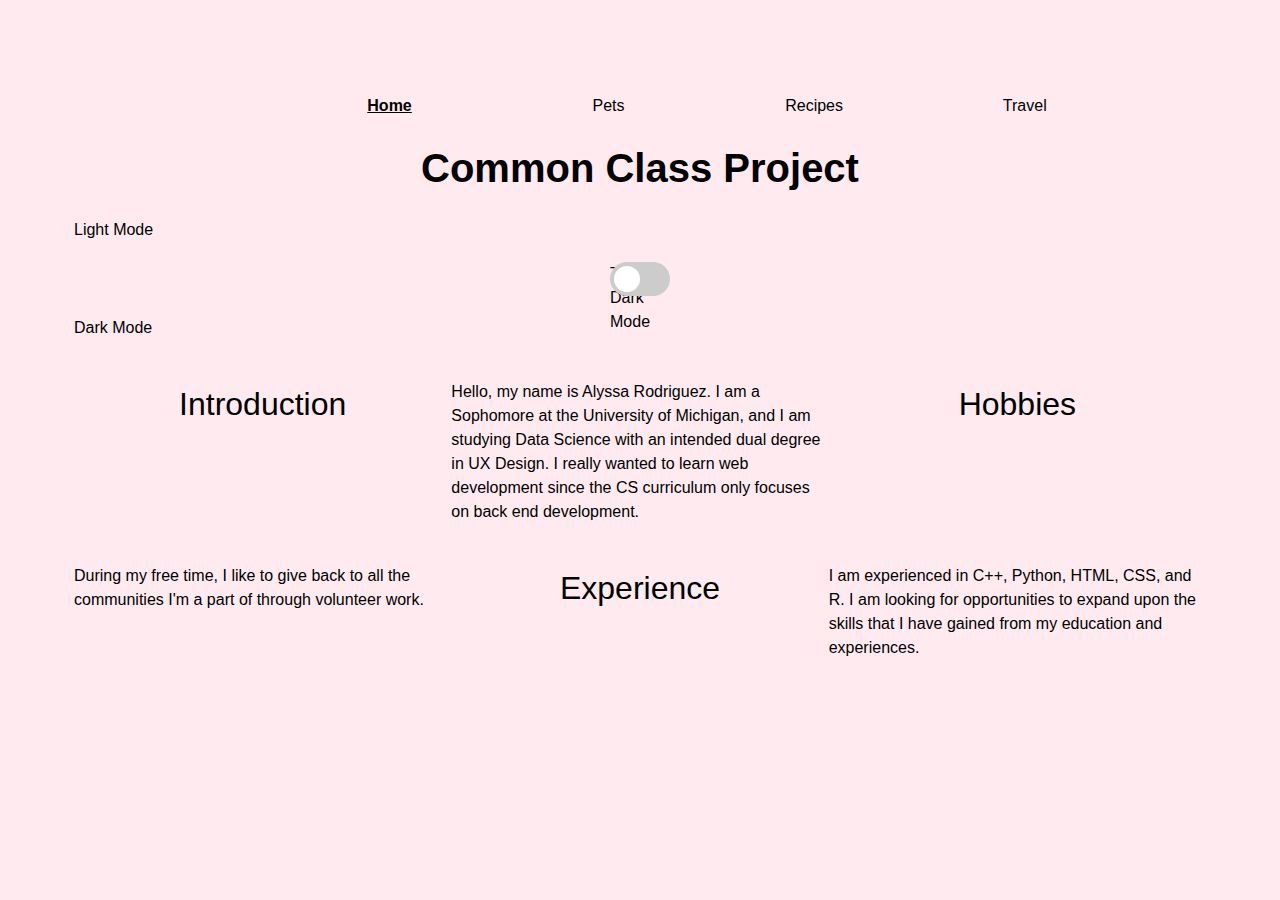
<file: index.html>
<!DOCTYPE html>
<html lang="en">
<head>
    <meta charset="UTF-8">
    <meta name="viewport" content="width=device-width, initial-scale=1.0">
    <link rel="stylesheet" href="css/html5reset.css">
    <link rel="stylesheet" href="css/style.css">
    <title>Home</title>
</head>
<body class="light-mode">
    <header>
        <a class="skip" href="#main">Skip to Main Content</a>
        <nav>
            <ul>
                <li><a class="active" href="index.html">Home</a></li>
                <li><a href="pets.html">Pets</a></li>
                <li><a href="recipes.html">Recipes</a></li>
                <li><a href="travel.html">Travel</a></li>
            </ul>
        </nav>
        <h1>Common Class Project</h1>
    </header>
    <main id="main">
        <div class="toggle">
            <p>Light Mode</p>
            <div class="theme-switch-wrapper">
                <label class="theme-switch" for="checkbox">
                    Toggle Dark Mode
                    <input type="checkbox" id="checkbox" aria-label="Toggle Dark Mode">
                    <span class="slider round"></span>
                </label>
            </div>
            <p>Dark Mode</p>
        </div>
        <section class="info">
            <h2>Introduction</h2>
            <p>Hello, my name is Alyssa Rodriguez. I am a Sophomore at the University of Michigan, and I am studying Data Science with an intended dual degree in UX Design. I really wanted to learn web development since the CS curriculum only focuses on back end development.</p>
            <h2>Hobbies</h2>
            <p>During my free time, I like to give back to all the communities I'm a part of through volunteer work.</p>
            <h2>Experience</h2>
            <p>I am experienced in C++, Python, HTML, CSS, and R. I am looking for opportunities to expand upon the skills that I have gained from my education and experiences.</p>
        </section>
    </main>
    <script src="js/script.js"></script>
</body>
</html>
</file>
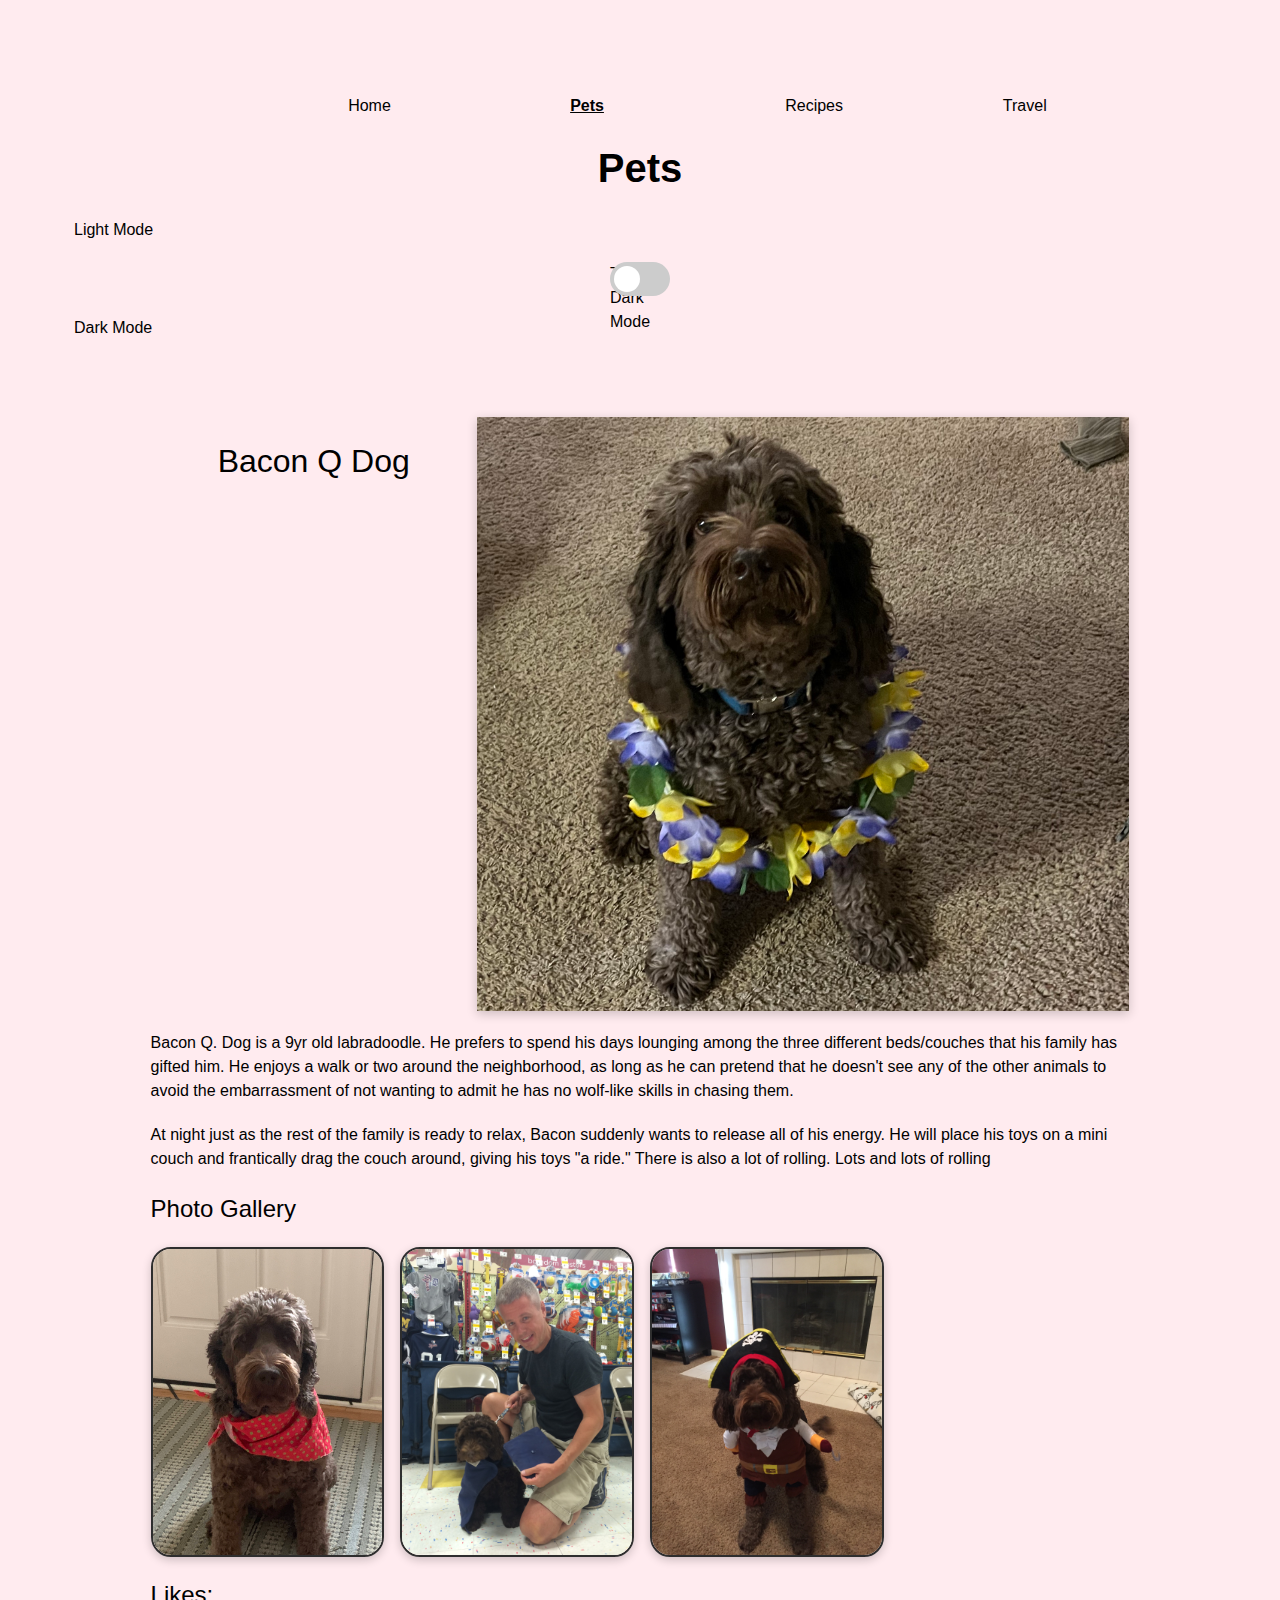
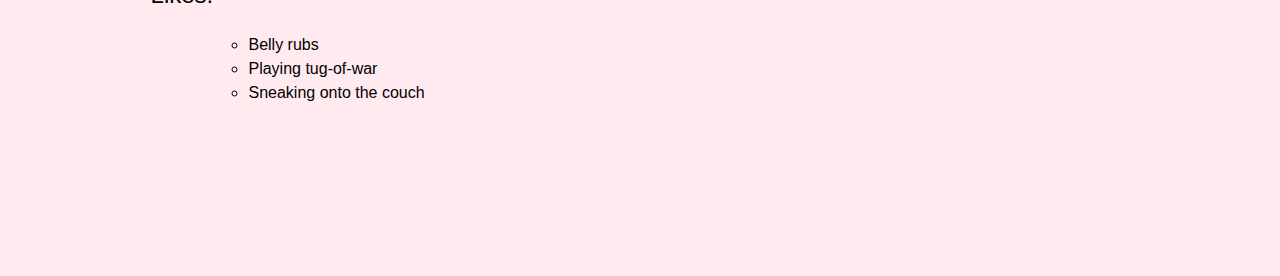
<file: pets.html>
<!DOCTYPE html>
<html lang="en">

<head>
    <meta charset="UTF-8">
    <meta name="viewport" content="width=device-width, initial-scale=1.0">
    <link rel="stylesheet" href="css/html5reset.css">
    <link rel="stylesheet" href="css/style.css">
    <title>Pets</title>
</head>

<body>
    <header>
        <a class="skip" href="#main">Skip to Main Content</a>
        <nav>
            <ul>
                <li><a href="index.html">Home</a></li>
                <li><a class="active" href="pets.html">Pets</a></li>
                <li><a href="recipes.html">Recipes</a></li>
                <li><a href="travel.html">Travel</a></li>
            </ul>
        </nav>
        <h1>Pets</h1>
    </header>
    <main id="main">
        <div class="toggle">
            <p>Light Mode</p>
            <div class="theme-switch-wrapper">
                <label class="theme-switch" for="checkbox">
                    Toggle Dark Mode
                    <input type="checkbox" id="checkbox" aria-label="Toggle Dark Mode">
                    <span class="slider round"></span>
                </label>
            </div>
            <p>Dark Mode</p>
        </div>
        <div class="section">
            <div class="pets-name-img">
                <h2>Bacon Q Dog</h2>
                <img src="images/bacon.jpg" alt="Brown labradoodle wearing colorful lei">
            </div>
            <p>Bacon Q. Dog is a 9yr old labradoodle. He prefers to spend his days lounging among the three different beds/couches that his family has gifted him. He enjoys a walk or two around the neighborhood, as long as he can pretend that he doesn't see any of the other animals to avoid the embarrassment of not wanting to admit he has no wolf-like skills in chasing them.</p>
            <p>At night just as the rest of the family is ready to relax, Bacon suddenly wants to release all of his energy. He will place his toys on a mini couch and frantically drag the couch around, giving his toys "a ride." There is also a lot of rolling. Lots and lots of rolling</p>
            <h3> Photo Gallery</h3>
            <div class="gallery">
                <img src="images/bacon_bandana.JPG" alt="Brown labradoodle wearing an orange bandana">
                <img src="images/bacon_graduation.JPG" alt="Small labradoodle puppy wearing a graduation cap and gown">
                <img src="images/bacon_halloween.JPG" alt="Brown labradoodle wearing a pirate costume">
            </div>
            <h3>Likes: </h3>
            <ul>
                <li>Belly rubs</li>
                <li>Playing tug-of-war</li>
                <li>Sneaking onto the couch</li>
            </ul>
        </div>
    </main>
    <script src="js/script.js"> </script>
</body>
</html>
</file>
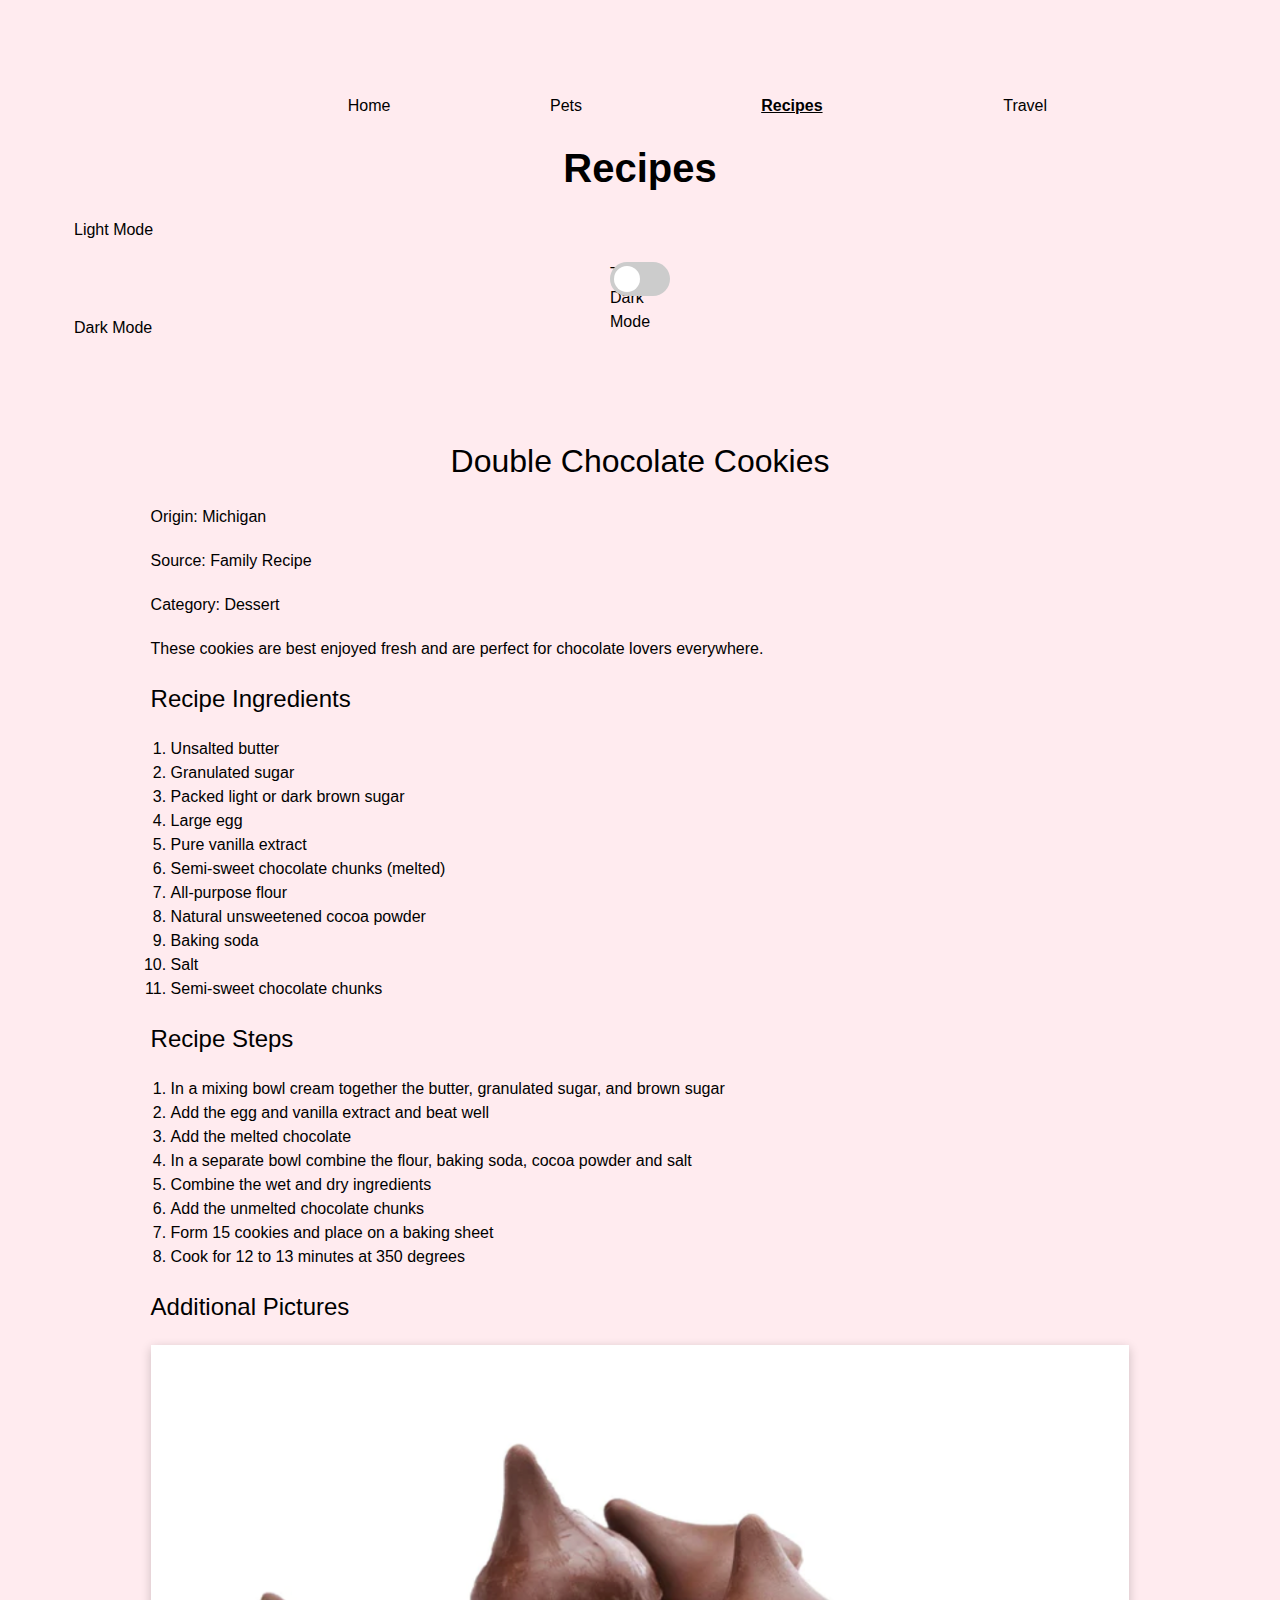
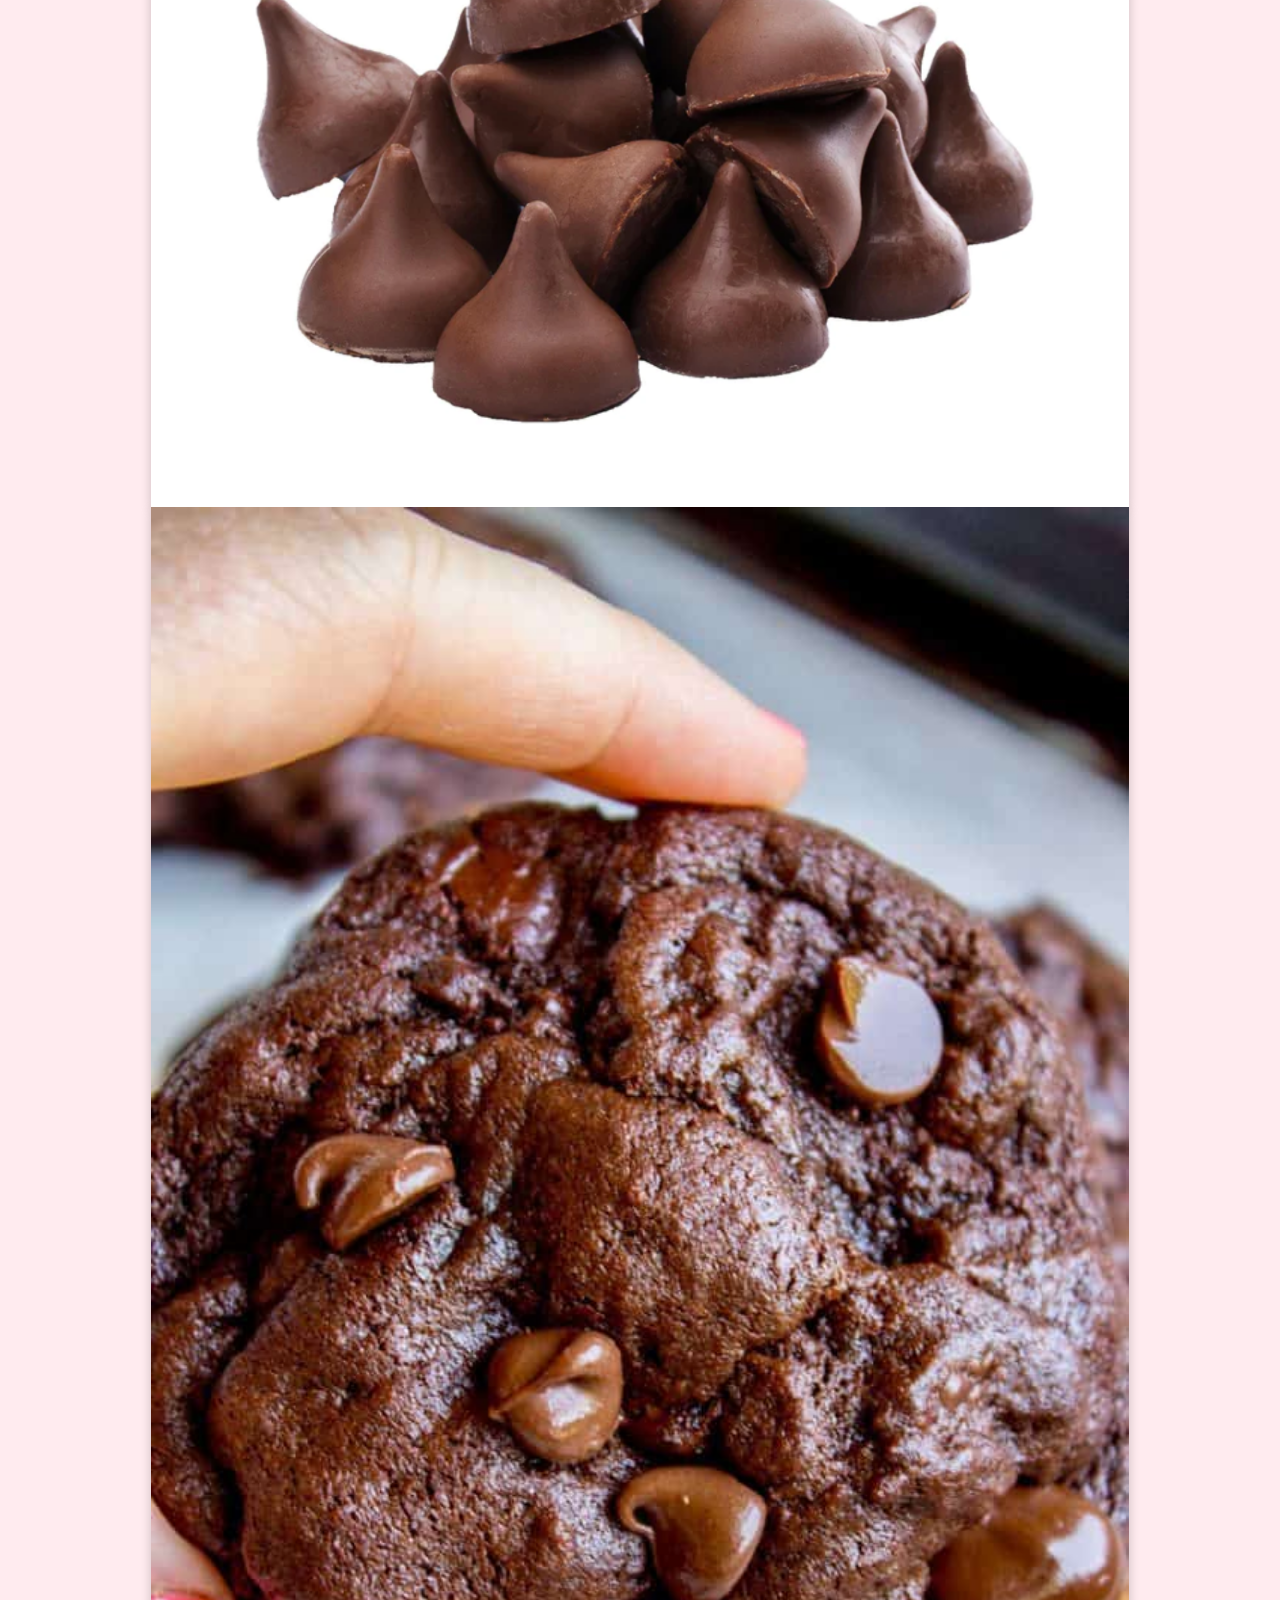
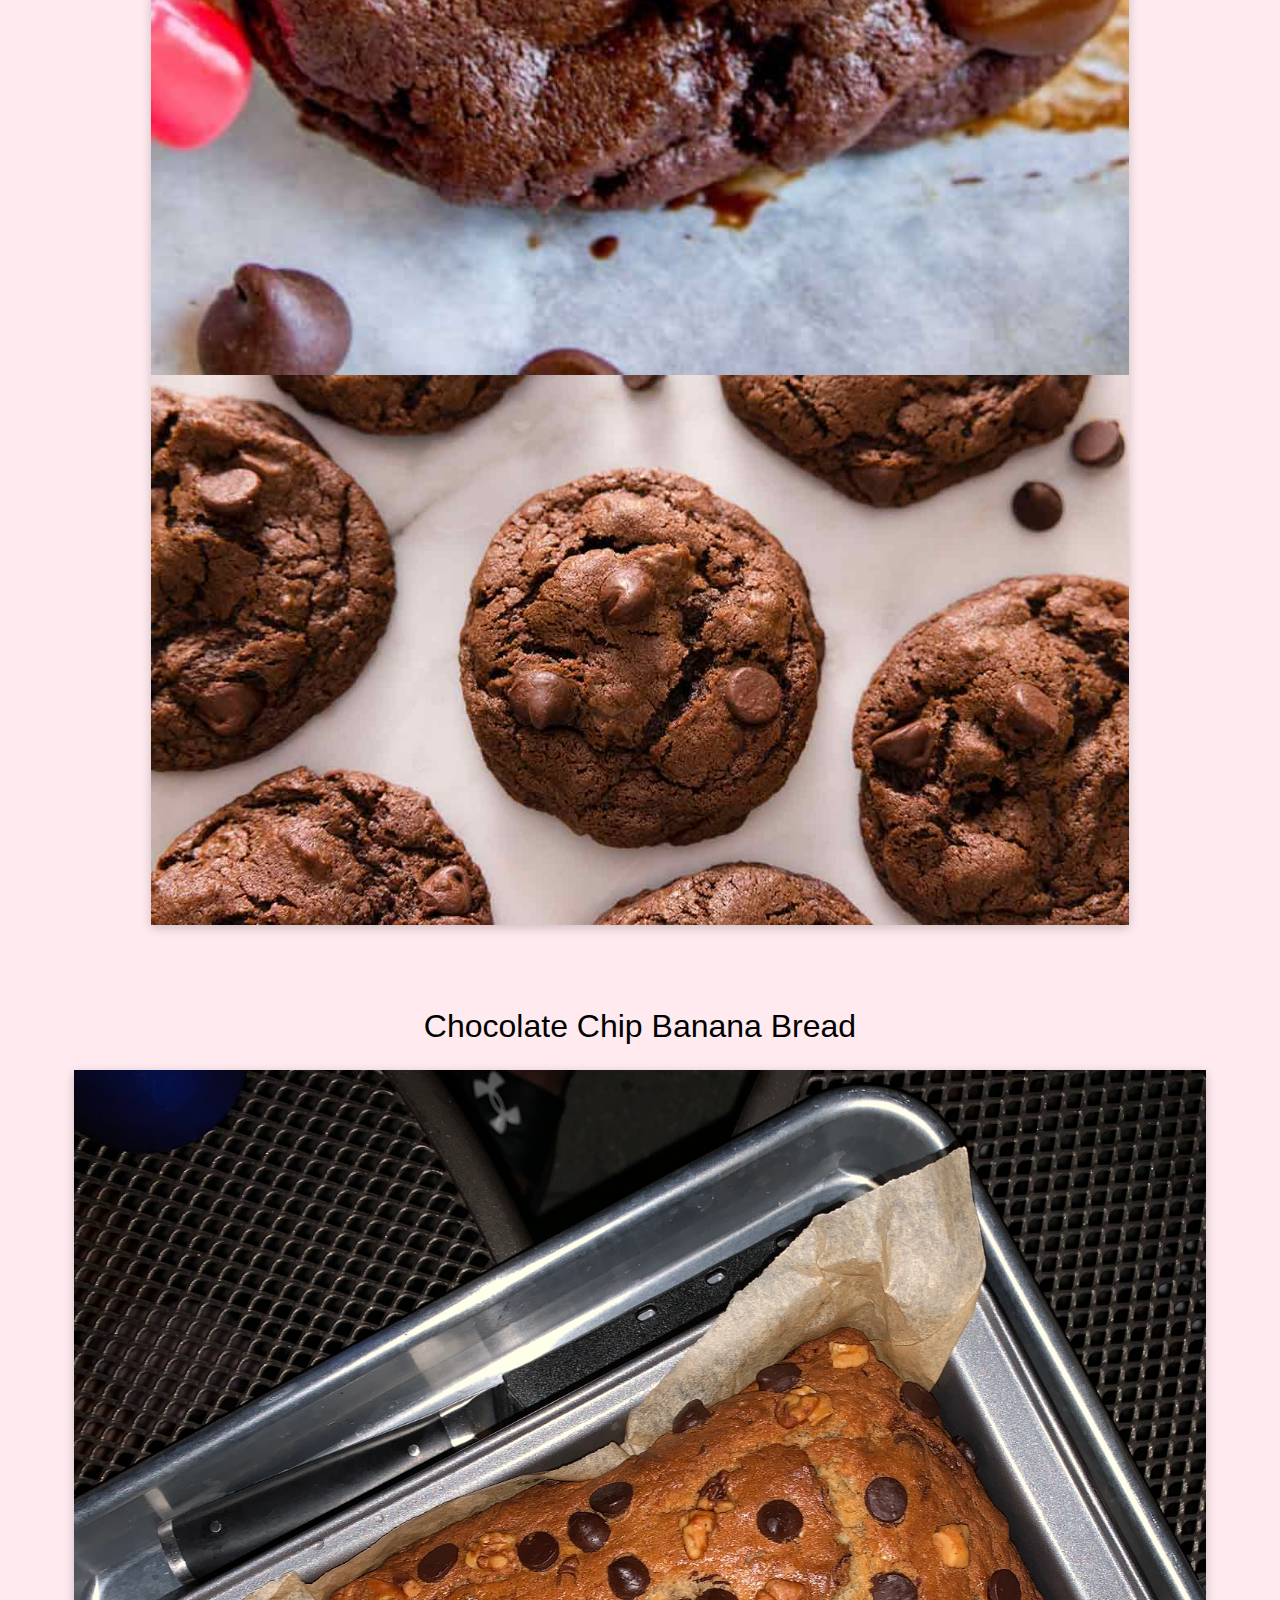
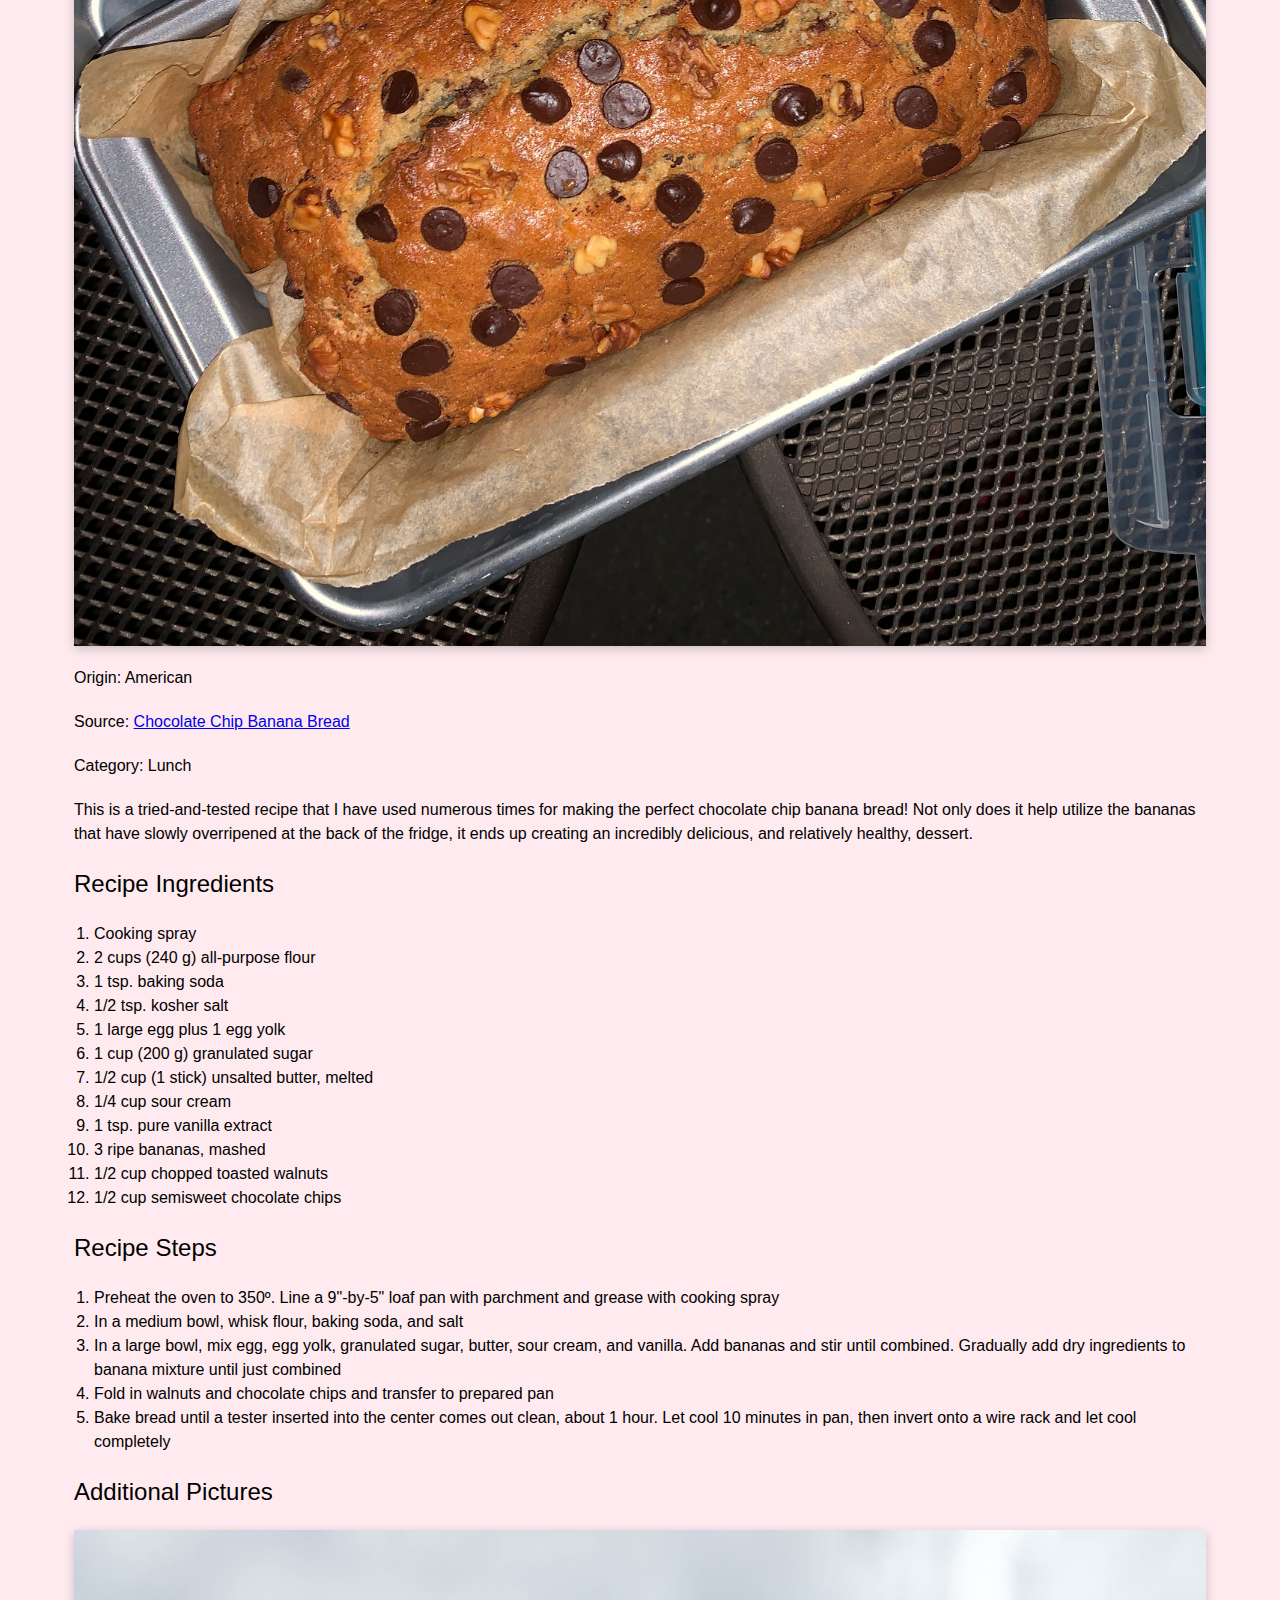
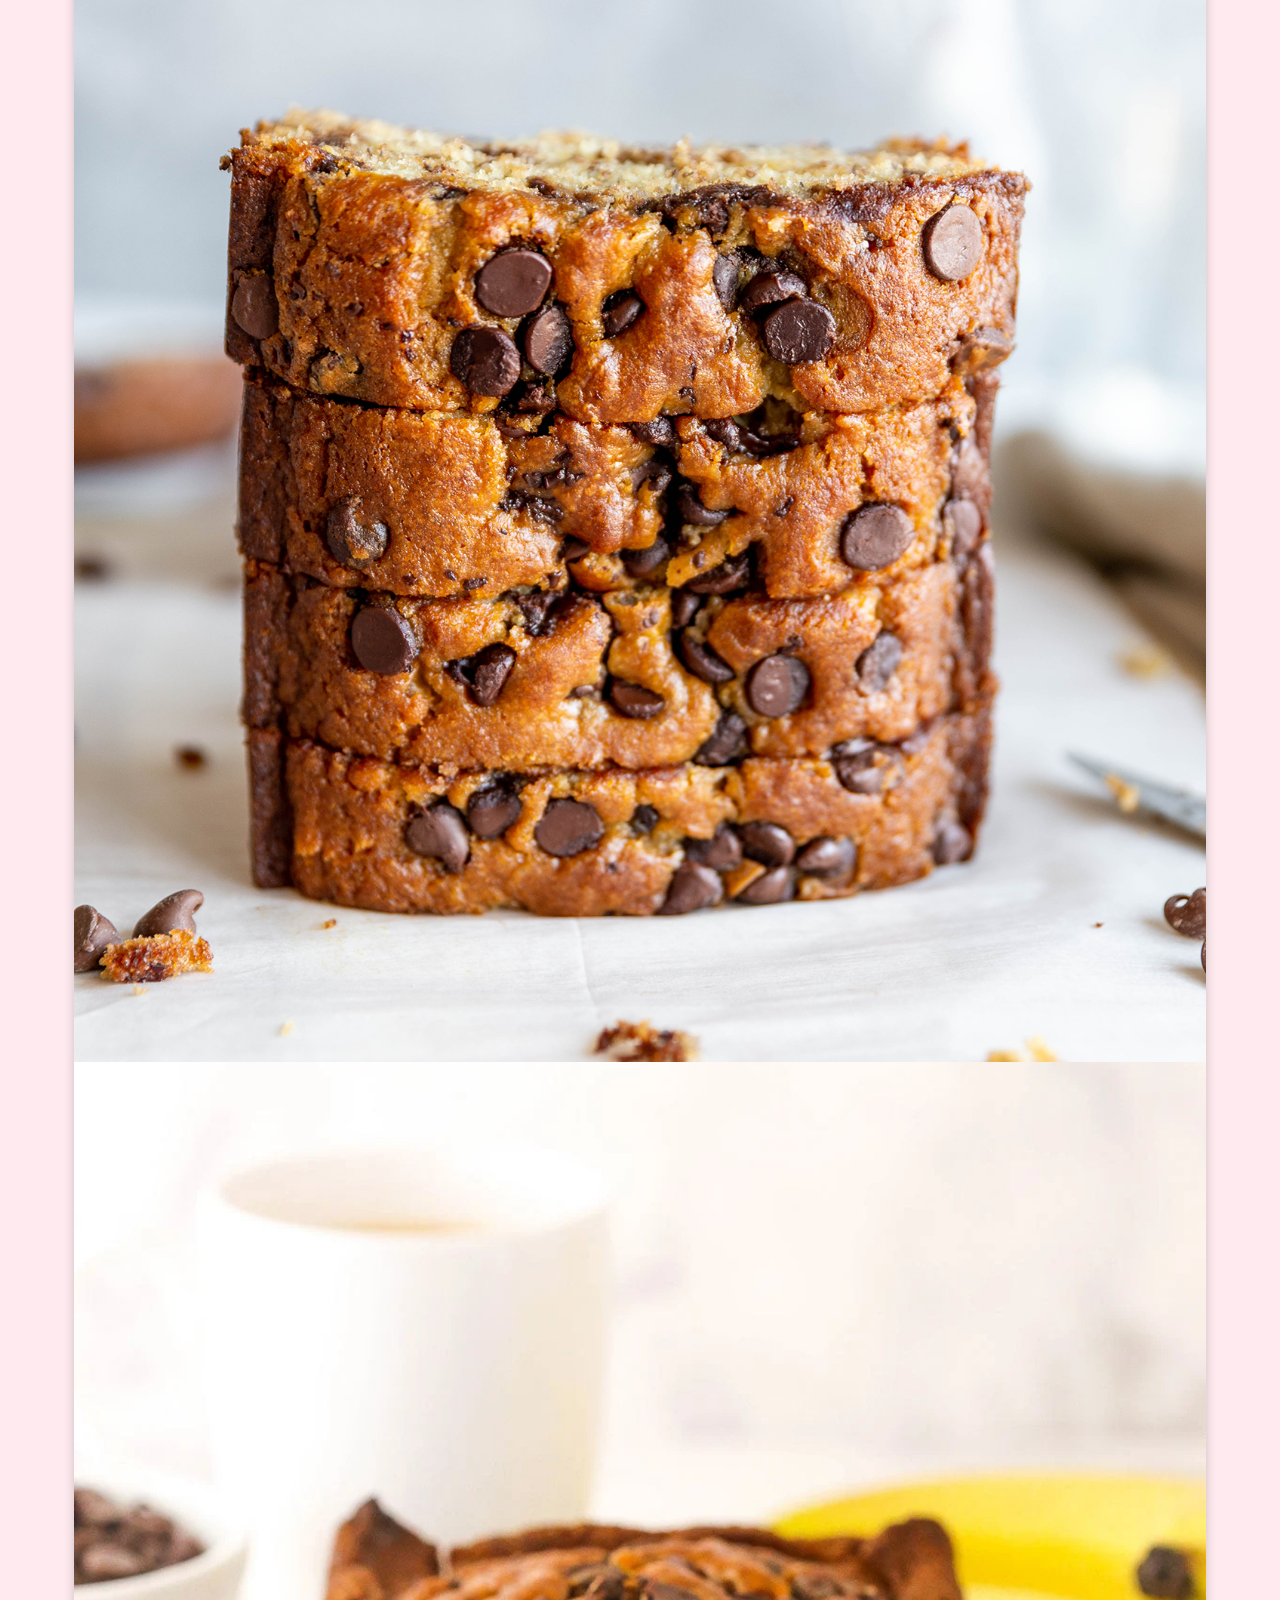
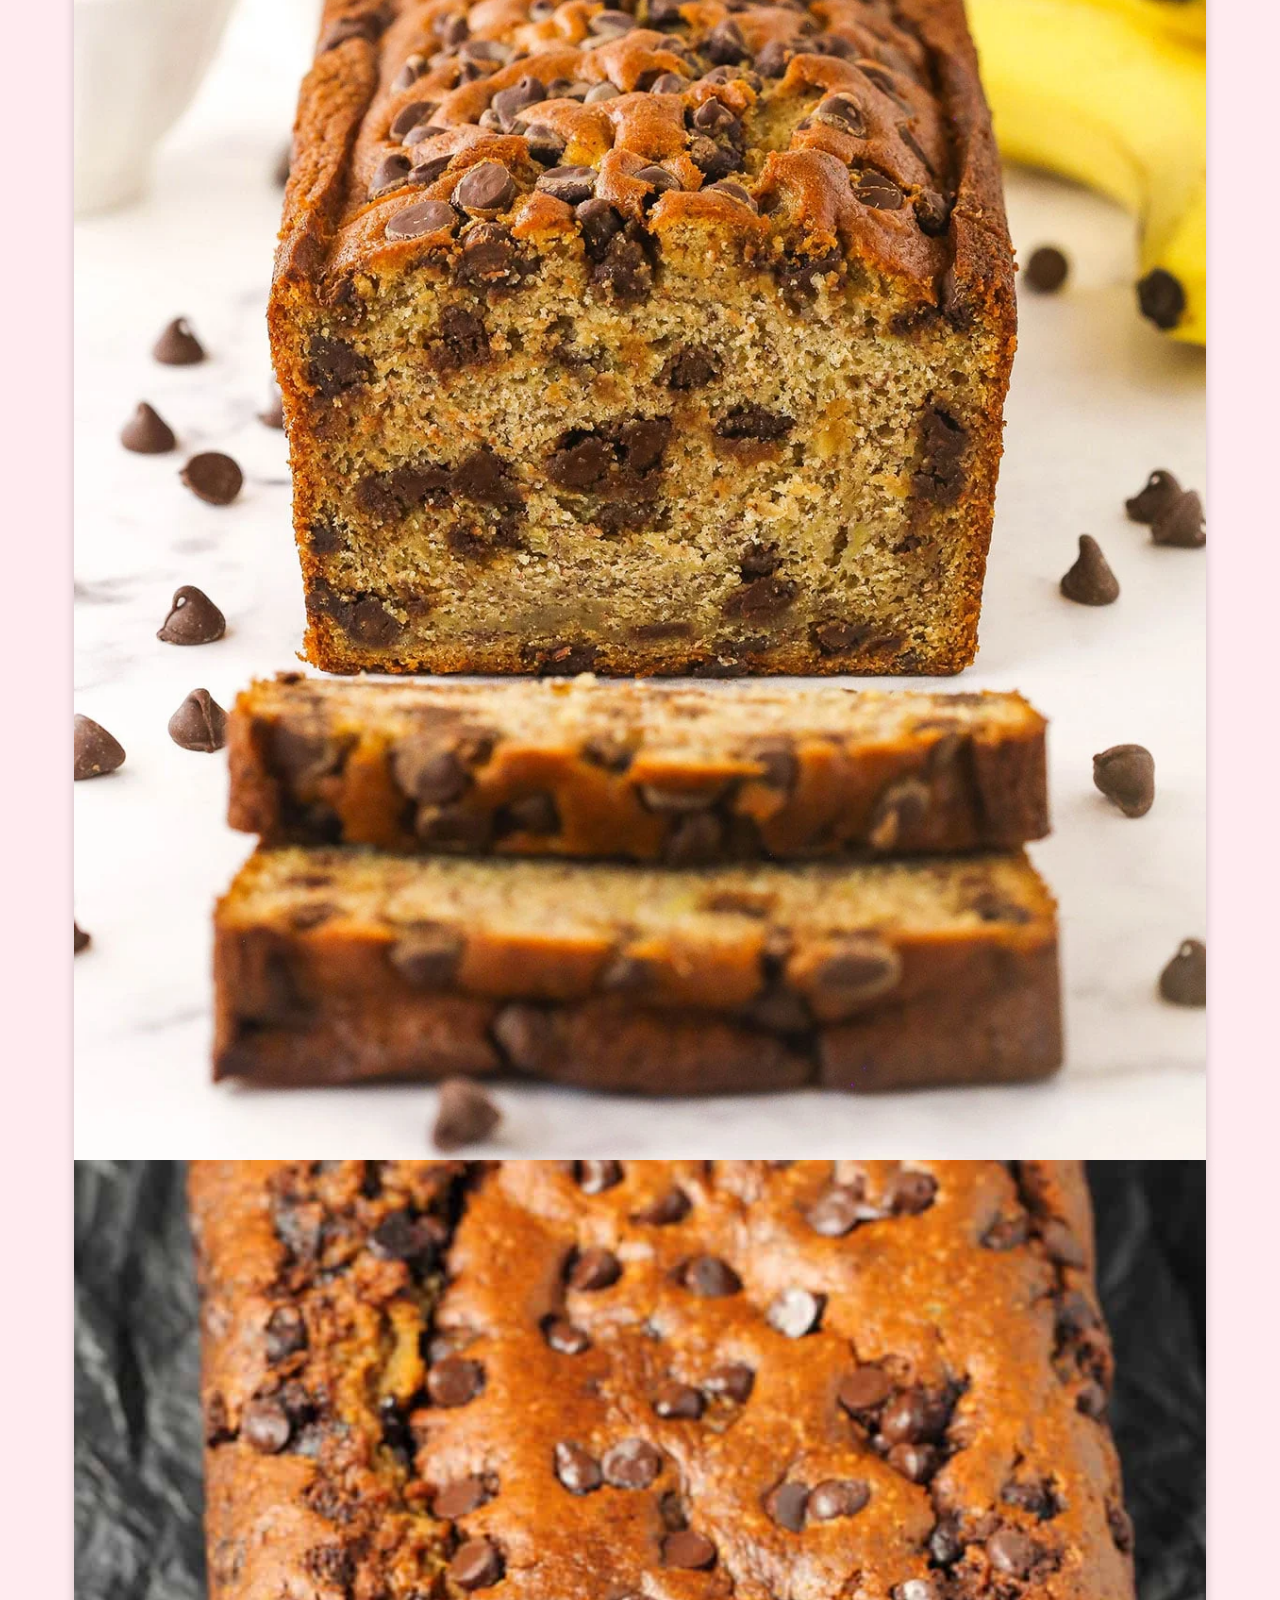
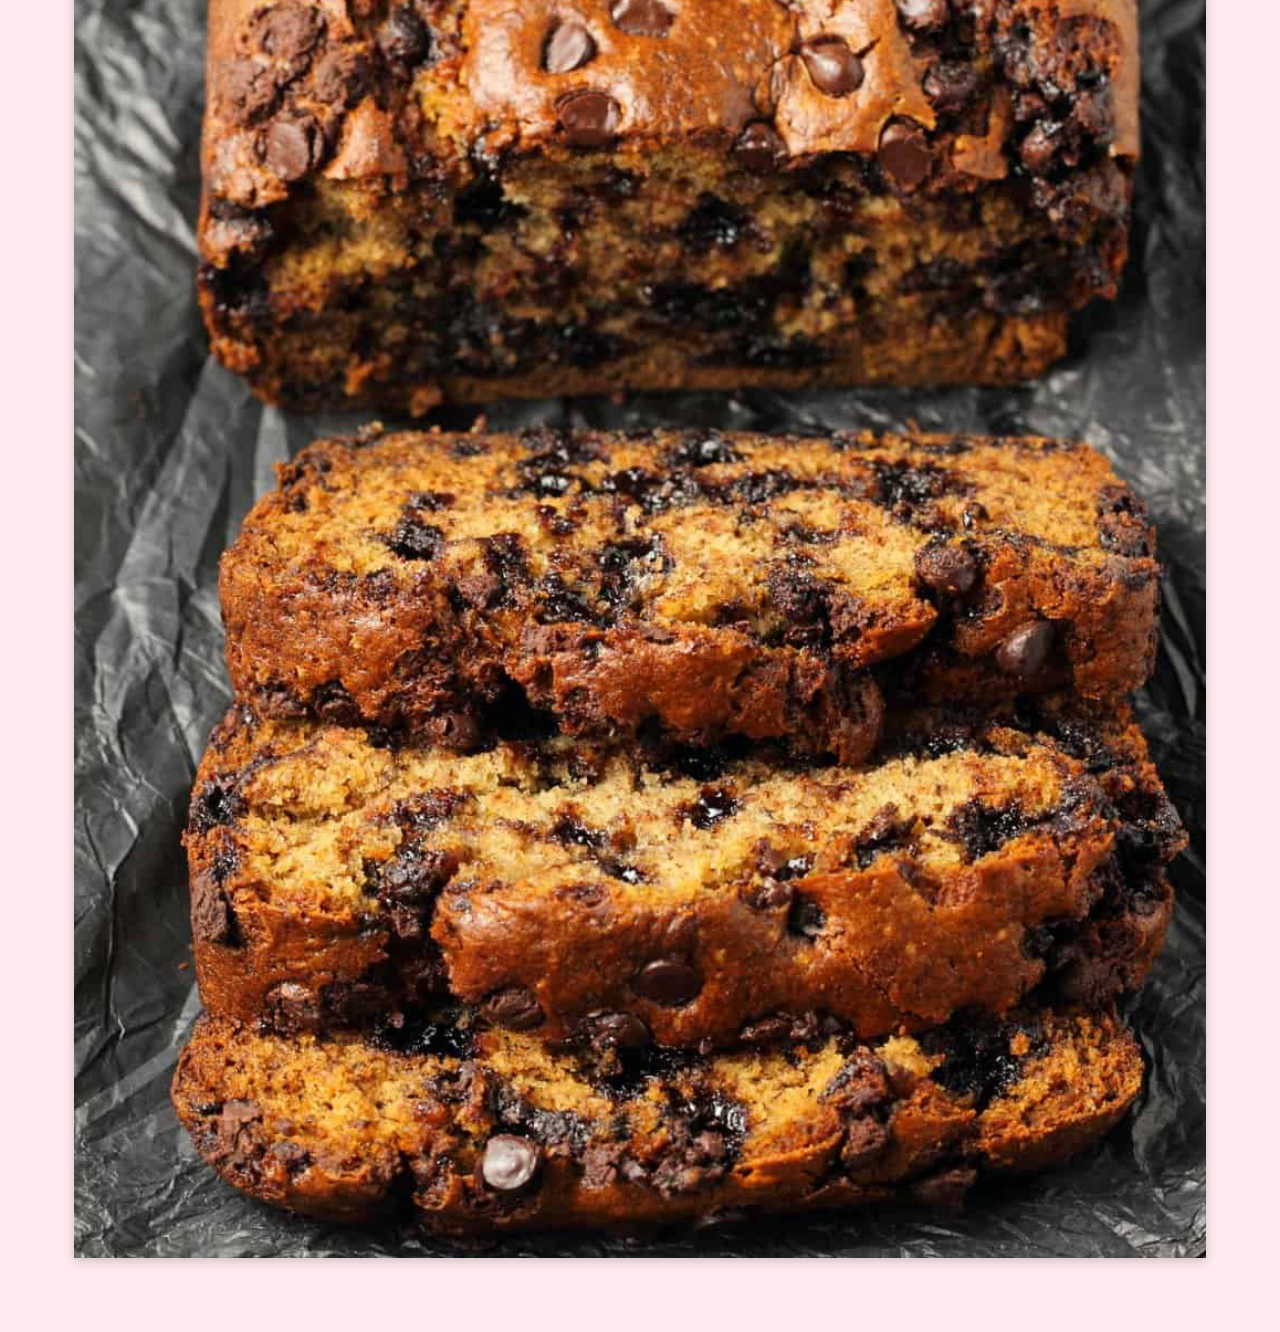
<file: recipes.html>
<!DOCTYPE html>
<html lang="en">

<head>
    <meta charset="UTF-8">
    <meta name="viewport" content="width=device-width, initial-scale=1.0">
    <link rel="stylesheet" href="css/html5reset.css">
    <link rel="stylesheet" href="css/style.css">
    <title>Recipes</title>
</head>

<body>
    <header>
        <a class="skip" href="#main">Skip to Main Content</a>
        <nav>
            <ul>
                <li><a href="index.html">Home</a></li>
                <li><a href="pets.html">Pets</a></li>
                <li><a class="active" href="recipes.html">Recipes</a></li>
                <li><a href="travel.html">Travel</a></li>
            </ul>
        </nav>
        <h1>Recipes</h1>
    </header>
    <main id="main">
        <div class="toggle">
            <p>Light Mode</p>
            <div class="theme-switch-wrapper">
                <label class="theme-switch" for="checkbox">
                    Toggle Dark Mode
                    <input type="checkbox" id="checkbox" aria-label="Toggle Dark Mode">
                    <span class="slider round"></span>
                </label>
            </div>
            <p>Dark Mode</p>
        </div>
        <div class="section">
            <h2>Double Chocolate Cookies</h2>
            <div class="recipeintro">
                <p><strong>Origin:</strong> Michigan</p>
                <p><strong>Source:</strong> Family Recipe</p>
                <p><strong>Category:</strong> Dessert</p>
                <p>These cookies are best enjoyed fresh and are perfect for chocolate lovers everywhere.</p>
            </div>
            <div class="recipelist">
                <h3>Recipe Ingredients</h3>
                <ol>
                    <li> Unsalted butter</li>
                    <li> Granulated sugar</li>
                    <li> Packed light or dark brown sugar</li>
                    <li> Large egg</li>
                    <li> Pure vanilla extract</li>
                    <li> Semi-sweet chocolate chunks (melted)</li>
                    <li> All-purpose flour</li>
                    <li> Natural unsweetened cocoa powder</li>
                    <li> Baking soda</li>
                    <li> Salt</li>
                    <li> Semi-sweet chocolate chunks</li>
                 </ol>
                <h3>Recipe Steps</h3>
                <ol>
                    <li> In a mixing bowl cream together the butter, granulated sugar, and brown sugar</li>
                    <li> Add the egg and vanilla extract and beat well</li>
                    <li> Add the melted chocolate</li>
                    <li> In a separate bowl combine the flour, baking soda, cocoa powder and salt</li>
                    <li> Combine the wet and dry ingredients</li>
                    <li> Add the unmelted chocolate chunks</li>
                    <li> Form 15 cookies and place on a baking sheet</li>
                    <li> Cook for 12 to 13 minutes at 350 degrees</li>
                </ol>
            </div>
            <h3>Additional Pictures</h3>
            <div class="gallery3">
                <img src="images/double_chocolate_chips.png" width="200" alt="A small pile of chocolate chips">
                <img src="images/odcc.jpeg" width="200" alt="Brown sugar in three different shades of darkness">
                <img src="images/dcc.jpeg" width="200" alt="Chocolate melting in a boiler">
            </div>
        </div>
        <div>
        <h2>Chocolate Chip Banana Bread</h2>
            <div class="recipeintro">
            <img src="images/chocolate_chip_banana_bread.JPG" width="400" alt="Chocolate chip banana bread">
            <p><strong>Origin:</strong> American</p>
            <p><strong>Source:</strong> <a href="https://www.delish.com/cooking/recipe-ideas/a43369646/chocolate-chip-banana-bread-recipe/">Chocolate Chip Banana Bread</a></p>
            <p><strong>Category:</strong> Lunch</p>
        <p>This is a tried-and-tested recipe that I have used numerous times for making the perfect chocolate chip banana bread! Not only does it help utilize the bananas that have slowly overripened at the back of the fridge, it ends up creating an incredibly delicious, and relatively healthy, dessert.</p>
        </div>
        <h3>Recipe Ingredients</h3>
            <div class="recipelist">
            <ol>
                <li> Cooking spray</li>
                <li> 2 cups (240 g) all-purpose flour</li>
                <li> 1 tsp. baking soda</li>
                <li> 1/2 tsp. kosher salt</li>
                <li> 1 large egg plus 1 egg yolk</li>
                <li> 1 cup (200 g) granulated sugar</li>
                <li> 1/2 cup (1 stick) unsalted butter, melted</li>
                <li> 1/4 cup sour cream</li>
                <li> 1 tsp. pure vanilla extract</li>
                <li> 3 ripe bananas, mashed</li>
                <li> 1/2 cup chopped toasted walnuts</li>
                <li> 1/2 cup semisweet chocolate chips</li>
            </ol>
        <h3>Recipe Steps</h3>
            <ol>
                <li> Preheat the oven to 350º. Line a 9"-by-5" loaf pan with parchment and grease with cooking spray</li>
                <li> In a medium bowl, whisk flour, baking soda, and salt</li>
                <li> In a large bowl, mix egg, egg yolk, granulated sugar, butter, sour cream, and vanilla. Add bananas and stir until combined. Gradually add dry ingredients to banana mixture until just combined</li>
                <li> Fold in walnuts and chocolate chips and transfer to prepared pan</li>
                <li> Bake bread until a tester inserted into the center comes out clean, about 1 hour. Let cool 10 minutes in pan, then invert onto a wire rack and let cool completely</li>
            </ol>
            </div>
            <h3>Additional Pictures</h3>
            <div class="gallery3">
            <img src="images/sccbb.jpeg" width="200" alt="A close-up image of a chocolate chip banana bread slice with 2 other slices in the background">
            <img src="images/ccbb.png" width="200" alt="Four slices of chocolate chip banana bread, topped with walnuts, resting on a wire rack">
            <img src="images/vccbb.jpeg" alt="Banana bread slices in a pan">
        </div>
        </div>
    </main>
    <script src="js/script.js"></script>
</body>
</html>
</file>
<file: css/style.css>
:root {
    --bg-color:  #ffebef;
    --text-color: #5C4033
    --visited-link-color: #1e1e1e;
}

.dark-mode {
    --bg-color: #363537;
    --text-color: #FAFAFA;
    --visited-link-color: #FAFAFA;
}

body {
    font-family: 'Futura', 'Roboto', sans-serif;
    background-color: var(--bg-color);
    color: var(--text-color);
    margin: 10px;
    padding: 5%;
    line-height: 1.5;
    transition: background-color 0.3s, color 0.3s;
}

.skip {
    position: absolute;
    left: -9999px;
}

.skip:focus {
    position: static;
    display: block;
    width: 100%;
    height: auto;
    color: var(--text-color);
    text-align: center;
    font-size: 2em;
    font-family: 'Futura', Times, serif;
}

nav ul {
    list-style: none;
    padding: 0;
    display: flex;
    justify-content: space-evenly; 
    align-items: center; 
}

nav ul a {
    padding: 2%;
    text-decoration: none;
    color: var(--text-color);
}

a:visited {
    color: var(--visited-link-color);
}

.active {
    border: 3px solid var(--text-color);
    padding: 10px 20px;
    border-radius: 20px;
    font-weight: bold;
    text-decoration: underline;
}

/* Text styles */
p, ol, ul, h1, h2, h3 {
    margin-top: 20px;
    margin-bottom: 20px;
}

p {
    font-size: 1em;
}

ul {
    list-style: circle;
    margin-left: 10%;
}

ol {
    list-style: decimal;
    margin-left: 20px;
}

h1 {
    text-align: center;
    font-size: 2.5em;
    font-weight: bold;
}

h2 {
    text-align: center;
    font-size: 2em;
}

h3 {
    font-size: 1.5em;
}

img {
    display: block;
    margin-left: auto;
    margin-right: auto;
    width: 100%;
    box-shadow: 0 3px 10px rgb(0 0 0 / 0.2);
    transition: transform 0.25s ease;
}

.gallery {
    display: grid;
    grid-template-columns: 1fr; 
    grid-gap: 20px;
}

.gallery img {
    border: #2e2e2e 2px solid;
    border-radius: 20px;
}

.section {
    border: 5px solid var(--visited-link-color);
    padding: 5%;
    margin: 20px;
}

@media (min-width: 600px) {
    .gallery {
        grid-template-columns: repeat(2, 1fr); 
    }
}

@media (min-width: 1024px) {
    .gallery {
        grid-template-columns: repeat(4, 1fr);
    }

    .hero {
        display: grid;
        grid-template-columns: 0.5fr 1fr;
    }

    .hero img:last-child {
        grid-column: 1 / -1;
    }

    .info {
        display: grid;
        grid-template-columns: 1fr 1fr 1fr;
    }

    .pets-name-img {
        display: grid;
        grid-template-columns: 0.5fr 1fr;
        align

@keyframes blink-caret {
    from, to { border-color: transparent; }
    50% { border-color: orange; }
}
    .pets-name-img > h2, .hero h2 {
        font-size: 4em;
        padding: 50px;
    }

    .recipe {
        display: grid;
        grid-template-columns: 1fr 1fr;
    }
}

.theme-switch-wrapper {
    display: flex;
    align-items: center;
    justify-content: center;
    margin: 20px;
}

.theme-switch {
    display: inline-block;
    height: 34px;
    position: relative;
    width: 60px;
}

.theme-switch input {
    display: none;
}

.slider {
    background-color: #ccc;
    bottom: 0;
    cursor: pointer;
    left: 0;
    position: absolute;
    right: 0;
    top: 0;
    transition: .4s;
}

.slider:before {
    background-color: #fff;
    bottom: 4px;
    content: "";
    height: 26px;
    left: 4px;
    position: absolute;
    transition: .4s;
    width: 26px;
}

input:checked + .slider {
    background-color: #66bb6a;
}

input:checked + .slider:before {
    transform: translateX(26px);
}

.slider.round {
    border-radius: 34px;
}

.slider.round:before {
    border-radius: 50%;
}

@media (prefers-reduced-motion: reduce) {
    .gif {
        display: none;
    }
    img:hover {
        transform: none;
    }
}
</file>
